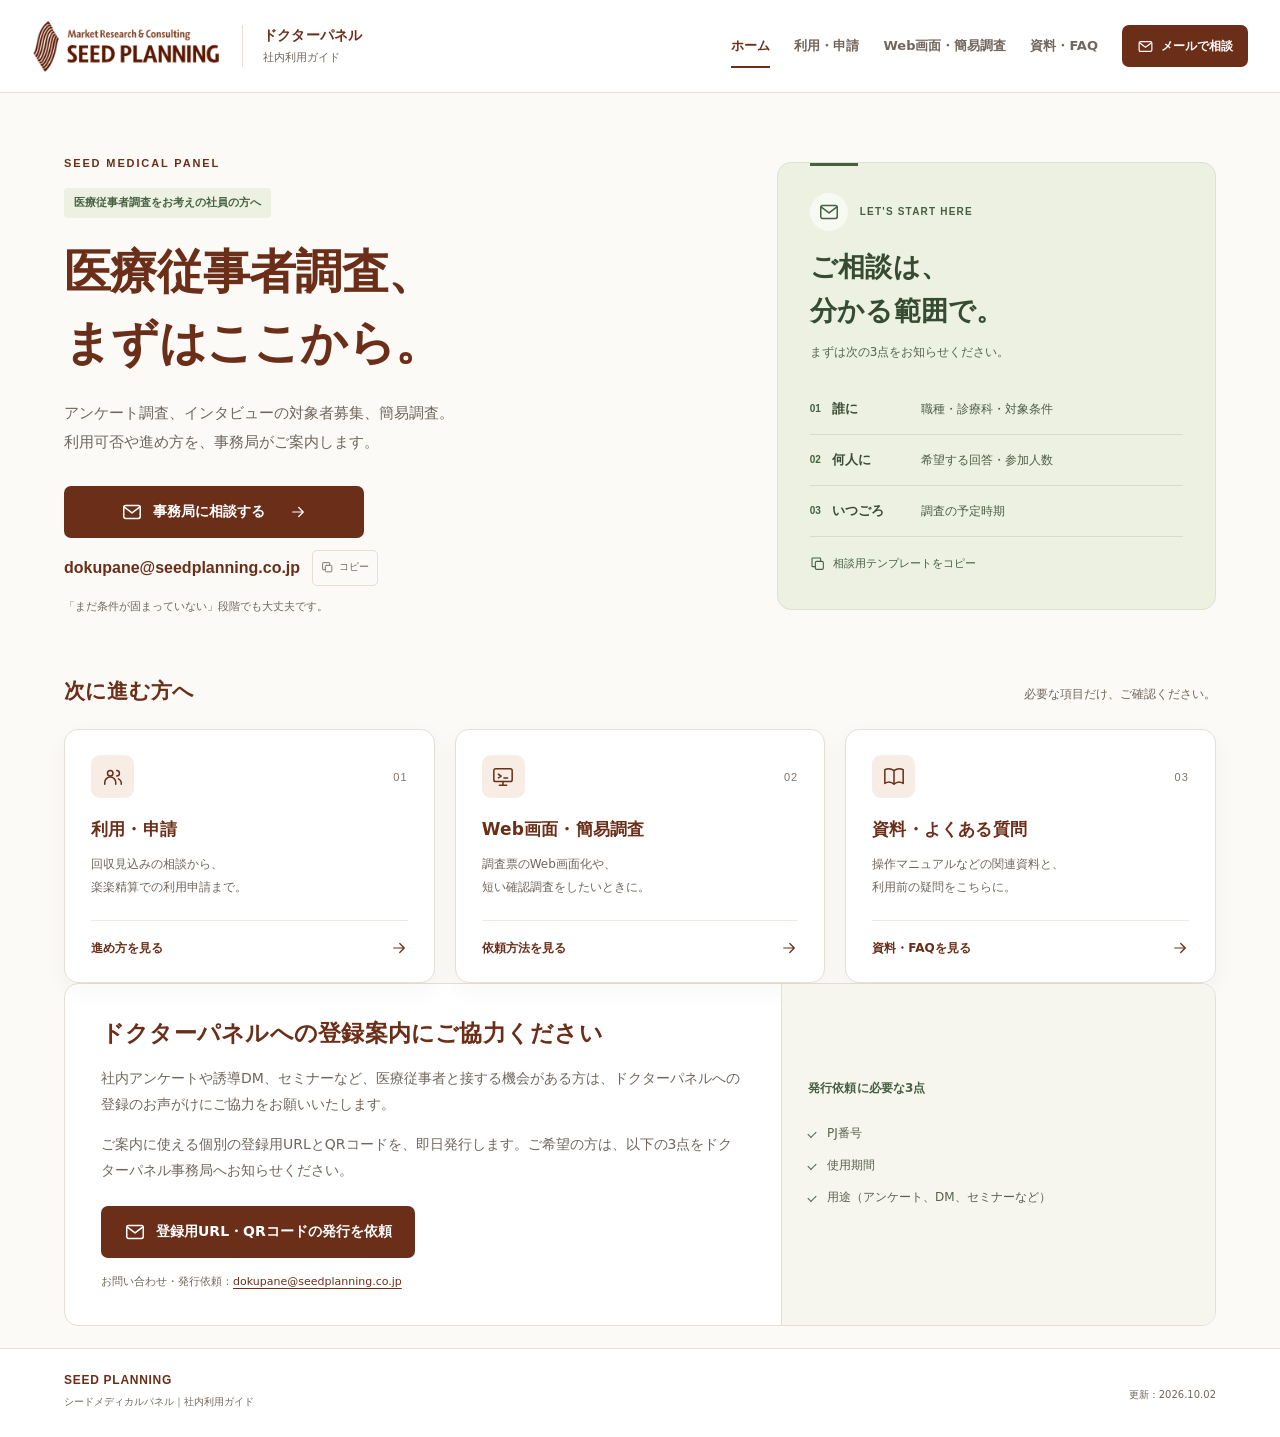
<file: index.html>
<!doctype html>
<html lang="ja"><head><meta charset="utf-8"><meta name="viewport" content="width=device-width, initial-scale=1"><meta name="robots" content="noindex, nofollow, noarchive"><meta name="referrer" content="no-referrer"><meta http-equiv="Content-Security-Policy" content="default-src 'none'; script-src 'self'; style-src 'self'; img-src 'self' data:; connect-src 'none'; font-src 'self'; object-src 'none'; base-uri 'self'; form-action 'none';"><meta name="description" content="ドクターパネルの利用相談は、dokupane@seedplanning.co.jpへ。"><meta name="theme-color" content="#6b2e18"><title>社内利用ガイド | シードメディカルパネル</title><link rel="icon" type="image/svg+xml" href="assets/favicon.svg"><link rel="stylesheet" href="assets/style.css"><script src="assets/site-config.js" defer></script><script src="assets/site.js" defer></script></head>
<body data-page="home"><a class="skip-link" href="#main">本文へ移動</a>
 <header class="site-header"><div class="header-inner">
 <a class="brand" href="index.html" aria-label="ドクターパネル ホーム"><img src="assets/seed-logo.png" alt="SEED PLANNING" width="234" height="68"><span class="brand-text"><b>ドクターパネル</b><small>社内利用ガイド</small></span></a>
 <button class="nav-toggle" type="button" aria-expanded="false" aria-controls="site-navigation" hidden>メニュー<span class="menu-lines" aria-hidden="true"></span></button>
 <nav id="site-navigation" class="site-nav" aria-label="メインナビゲーション"><a href="index.html" aria-current="page">ホーム</a><a href="use.html">利用・申請</a><a href="survey.html">Web画面・簡易調査</a><a href="resources.html">資料・FAQ</a><a class="button button-header" href="mailto:dokupane@seedplanning.co.jp?subject=%E3%80%90%E3%83%89%E3%82%AF%E3%82%BF%E3%83%BC%E3%83%91%E3%83%8D%E3%83%AB%E7%9B%B8%E8%AB%87%E3%80%91" data-mail-topic="general"><svg class="icon " width="24" height="24" viewBox="0 0 24 24" fill="none" stroke="currentColor" stroke-width="1.65" stroke-linecap="round" stroke-linejoin="round" aria-hidden="true"><rect x="3" y="5" width="18" height="14" rx="2"/><path d="m4 7 8 6 8-6"/></svg><span>メールで相談</span><svg class="icon end-icon" width="24" height="24" viewBox="0 0 24 24" fill="none" stroke="currentColor" stroke-width="1.65" stroke-linecap="round" stroke-linejoin="round" aria-hidden="true"><path d="M5 12h14M13 6l6 6-6 6"/></svg></a></nav>
 </div></header><main id="main" tabindex="-1">
<div class="container">
<section class="hero" aria-labelledby="hero-title">
 <div class="hero-copy"><p class="eyebrow">SEED MEDICAL PANEL</p><span class="small-label">医療従事者調査をお考えの社員の方へ</span>
 <h1 id="hero-title">医療従事者調査、<br>まずはここから。</h1>
 <p class="lead">アンケート調査、インタビューの対象者募集、簡易調査。<br class="desktop-break">利用可否や進め方を、事務局がご案内します。</p>
 <div class="hero-cta"><a class="button button-primary" href="mailto:dokupane@seedplanning.co.jp?subject=%E3%80%90%E3%83%89%E3%82%AF%E3%82%BF%E3%83%BC%E3%83%91%E3%83%8D%E3%83%AB%E7%9B%B8%E8%AB%87%E3%80%91" data-mail-topic="general"><svg class="icon " width="24" height="24" viewBox="0 0 24 24" fill="none" stroke="currentColor" stroke-width="1.65" stroke-linecap="round" stroke-linejoin="round" aria-hidden="true"><rect x="3" y="5" width="18" height="14" rx="2"/><path d="m4 7 8 6 8-6"/></svg><span>事務局に相談する</span><svg class="icon end-icon" width="24" height="24" viewBox="0 0 24 24" fill="none" stroke="currentColor" stroke-width="1.65" stroke-linecap="round" stroke-linejoin="round" aria-hidden="true"><path d="M5 12h14M13 6l6 6-6 6"/></svg></a><div class="email-line"><a href="mailto:dokupane@seedplanning.co.jp" data-email>dokupane@seedplanning.co.jp</a><button class="copy-email" type="button" data-copy-email aria-label="アドレスをコピー" title="アドレスをコピー"><svg class="icon " width="24" height="24" viewBox="0 0 24 24" fill="none" stroke="currentColor" stroke-width="1.65" stroke-linecap="round" stroke-linejoin="round" aria-hidden="true"><rect x="8" y="8" width="12" height="12" rx="2"/><path d="M16 8V4a1 1 0 0 0-1-1H4a1 1 0 0 0-1 1v11a1 1 0 0 0 1 1h4"/></svg><span>コピー</span></button></div><p class="microcopy">「まだ条件が固まっていない」段階でも大丈夫です。</p></div>
 </div>
 <aside class="consult-note" aria-labelledby="consult-title"><div class="note-top"><span class="icon-badge"><svg class="icon " width="24" height="24" viewBox="0 0 24 24" fill="none" stroke="currentColor" stroke-width="1.65" stroke-linecap="round" stroke-linejoin="round" aria-hidden="true"><rect x="3" y="5" width="18" height="14" rx="2"/><path d="m4 7 8 6 8-6"/></svg></span><span class="eyebrow">LET'S START HERE</span></div><h2 id="consult-title">ご相談は、<br>分かる範囲で。</h2><p>まずは次の3点をお知らせください。</p>
 <dl class="consult-list"><div><dt><span>01</span>誰に</dt><dd>職種・診療科・対象条件</dd></div><div><dt><span>02</span>何人に</dt><dd>希望する回答・参加人数</dd></div><div><dt><span>03</span>いつごろ</dt><dd>調査の予定時期</dd></div></dl>
 <button class="text-button" type="button" data-copy-template="general"><svg class="icon " width="24" height="24" viewBox="0 0 24 24" fill="none" stroke="currentColor" stroke-width="1.65" stroke-linecap="round" stroke-linejoin="round" aria-hidden="true"><rect x="8" y="8" width="12" height="12" rx="2"/><path d="M16 8V4a1 1 0 0 0-1-1H4a1 1 0 0 0-1 1v11a1 1 0 0 0 1 1h4"/></svg>相談用テンプレートをコピー</button>
 </aside>
</section>
<section class="quick-section" aria-labelledby="quick-title"><div class="section-head"><h2 id="quick-title">次に進む方へ</h2><p>必要な項目だけ、ご確認ください。</p></div>
 <div class="quick-grid">
 <a class="quick-card" href="use.html"><div class="card-top"><span class="icon-tile"><svg class="icon " width="24" height="24" viewBox="0 0 24 24" fill="none" stroke="currentColor" stroke-width="1.65" stroke-linecap="round" stroke-linejoin="round" aria-hidden="true"><circle cx="9" cy="8" r="3"/><path d="M3 20v-2a6 6 0 0 1 12 0v2M16 5a3 3 0 0 1 0 6M18 14a5 5 0 0 1 3 4v2"/></svg></span><span class="card-number">01</span></div><h3>利用・申請</h3><p>回収見込みの相談から、<br>楽楽精算での利用申請まで。</p><span class="card-link">進め方を見る <svg class="icon " width="24" height="24" viewBox="0 0 24 24" fill="none" stroke="currentColor" stroke-width="1.65" stroke-linecap="round" stroke-linejoin="round" aria-hidden="true"><path d="M5 12h14M13 6l6 6-6 6"/></svg></span></a>
 <a class="quick-card" href="survey.html"><div class="card-top"><span class="icon-tile"><svg class="icon " width="24" height="24" viewBox="0 0 24 24" fill="none" stroke="currentColor" stroke-width="1.65" stroke-linecap="round" stroke-linejoin="round" aria-hidden="true"><rect x="2" y="3" width="20" height="14" rx="2"/><path d="M8 21h8M12 17v4m-5-12 3 2-3 2m6 0h4"/></svg></span><span class="card-number">02</span></div><h3>Web画面・簡易調査</h3><p>調査票のWeb画面化や、<br>短い確認調査をしたいときに。</p><span class="card-link">依頼方法を見る <svg class="icon " width="24" height="24" viewBox="0 0 24 24" fill="none" stroke="currentColor" stroke-width="1.65" stroke-linecap="round" stroke-linejoin="round" aria-hidden="true"><path d="M5 12h14M13 6l6 6-6 6"/></svg></span></a>
 <a class="quick-card" href="resources.html"><div class="card-top"><span class="icon-tile"><svg class="icon " width="24" height="24" viewBox="0 0 24 24" fill="none" stroke="currentColor" stroke-width="1.65" stroke-linecap="round" stroke-linejoin="round" aria-hidden="true"><path d="M12 5c-4-3-8-2-10-1v15c3-2 7-2 10 1 3-3 7-3 10-1V4c-2-1-6-2-10 1v15"/></svg></span><span class="card-number">03</span></div><h3>資料・よくある質問</h3><p>操作マニュアルなどの関連資料と、<br>利用前の疑問をこちらに。</p><span class="card-link">資料・FAQを見る <svg class="icon " width="24" height="24" viewBox="0 0 24 24" fill="none" stroke="currentColor" stroke-width="1.65" stroke-linecap="round" stroke-linejoin="round" aria-hidden="true"><path d="M5 12h14M13 6l6 6-6 6"/></svg></span></a>
 </div>
</section>
<section class="process-card registration-section" id="registration-support" aria-labelledby="registration-title">
 <div class="process-main">
  <h2 id="registration-title">ドクターパネルへの登録案内にご協力ください</h2>
  <p>社内アンケートや誘導DM、セミナーなど、医療従事者と接する機会がある方は、ドクターパネルへの登録のお声がけにご協力をお願いいたします。</p>
  <p>ご案内に使える個別の登録用URLとQRコードを、即日発行します。ご希望の方は、以下の3点をドクターパネル事務局へお知らせください。</p>
  <a class="button button-primary" href="mailto:dokupane@seedplanning.co.jp?subject=%E3%80%90%E3%83%89%E3%82%AF%E3%82%BF%E3%83%BC%E3%83%91%E3%83%8D%E3%83%AB%E3%80%91%E7%99%BB%E9%8C%B2%E7%94%A8URL%E3%83%BBQR%E3%82%B3%E3%83%BC%E3%83%89%E7%99%BA%E8%A1%8C%E4%BE%9D%E9%A0%BC&amp;body=PJ%E7%95%AA%E5%8F%B7%EF%BC%9A%0D%0A%E4%BD%BF%E7%94%A8%E6%9C%9F%E9%96%93%EF%BC%9A%0D%0A%E7%94%A8%E9%80%94%EF%BC%88%E3%82%A2%E3%83%B3%E3%82%B1%E3%83%BC%E3%83%88%E3%80%81DM%E3%80%81%E3%82%BB%E3%83%9F%E3%83%8A%E3%83%BC%E3%81%AA%E3%81%A9%EF%BC%89%EF%BC%9A%0D%0A" data-registration-request title="メール作成画面を開きます。送信はメールソフトで行ってください。"><svg class="icon " width="24" height="24" viewBox="0 0 24 24" fill="none" stroke="currentColor" stroke-width="1.65" stroke-linecap="round" stroke-linejoin="round" aria-hidden="true"><rect x="3" y="5" width="18" height="14" rx="2"/><path d="m4 7 8 6 8-6"/></svg><span>登録用URL・QRコードの発行を依頼</span></a>
  <p class="note-text">お問い合わせ・発行依頼：<a href="mailto:dokupane@seedplanning.co.jp">dokupane@seedplanning.co.jp</a></p>
 </div>
 <aside class="process-aside" aria-label="発行依頼に必要な情報">
  <h3>発行依頼に必要な3点</h3>
  <ul class="check-list"><li>PJ番号</li><li>使用期間</li><li>用途（アンケート、DM、セミナーなど）</li></ul>
 </aside>
</section>
</div></main><footer class="site-footer"><div class="container footer-inner"><div><strong>SEED PLANNING</strong><span>シードメディカルパネル｜社内利用ガイド</span></div><div class="footer-right"><a href="index.html" data-link="companyPortal" data-ready-label="社内ポータルへ" hidden>社内ポータルへ</a><span>更新：<time datetime="2026-10-05" data-updated>2026.10.05 </time></span></div></div></footer>
 <div class="toast" role="status" aria-live="polite" aria-atomic="true" id="toast"></div>
 <dialog id="copy-dialog" aria-labelledby="copy-title"><form method="dialog"><button class="dialog-close" aria-label="閉じる">×</button></form><h2 id="copy-title">テキストをコピー</h2><p>下のテキストを選択し、コピーしてください。</p><textarea id="copy-value" readonly aria-label="コピーするテキスト" rows="10"></textarea></dialog></body></html>
</file>
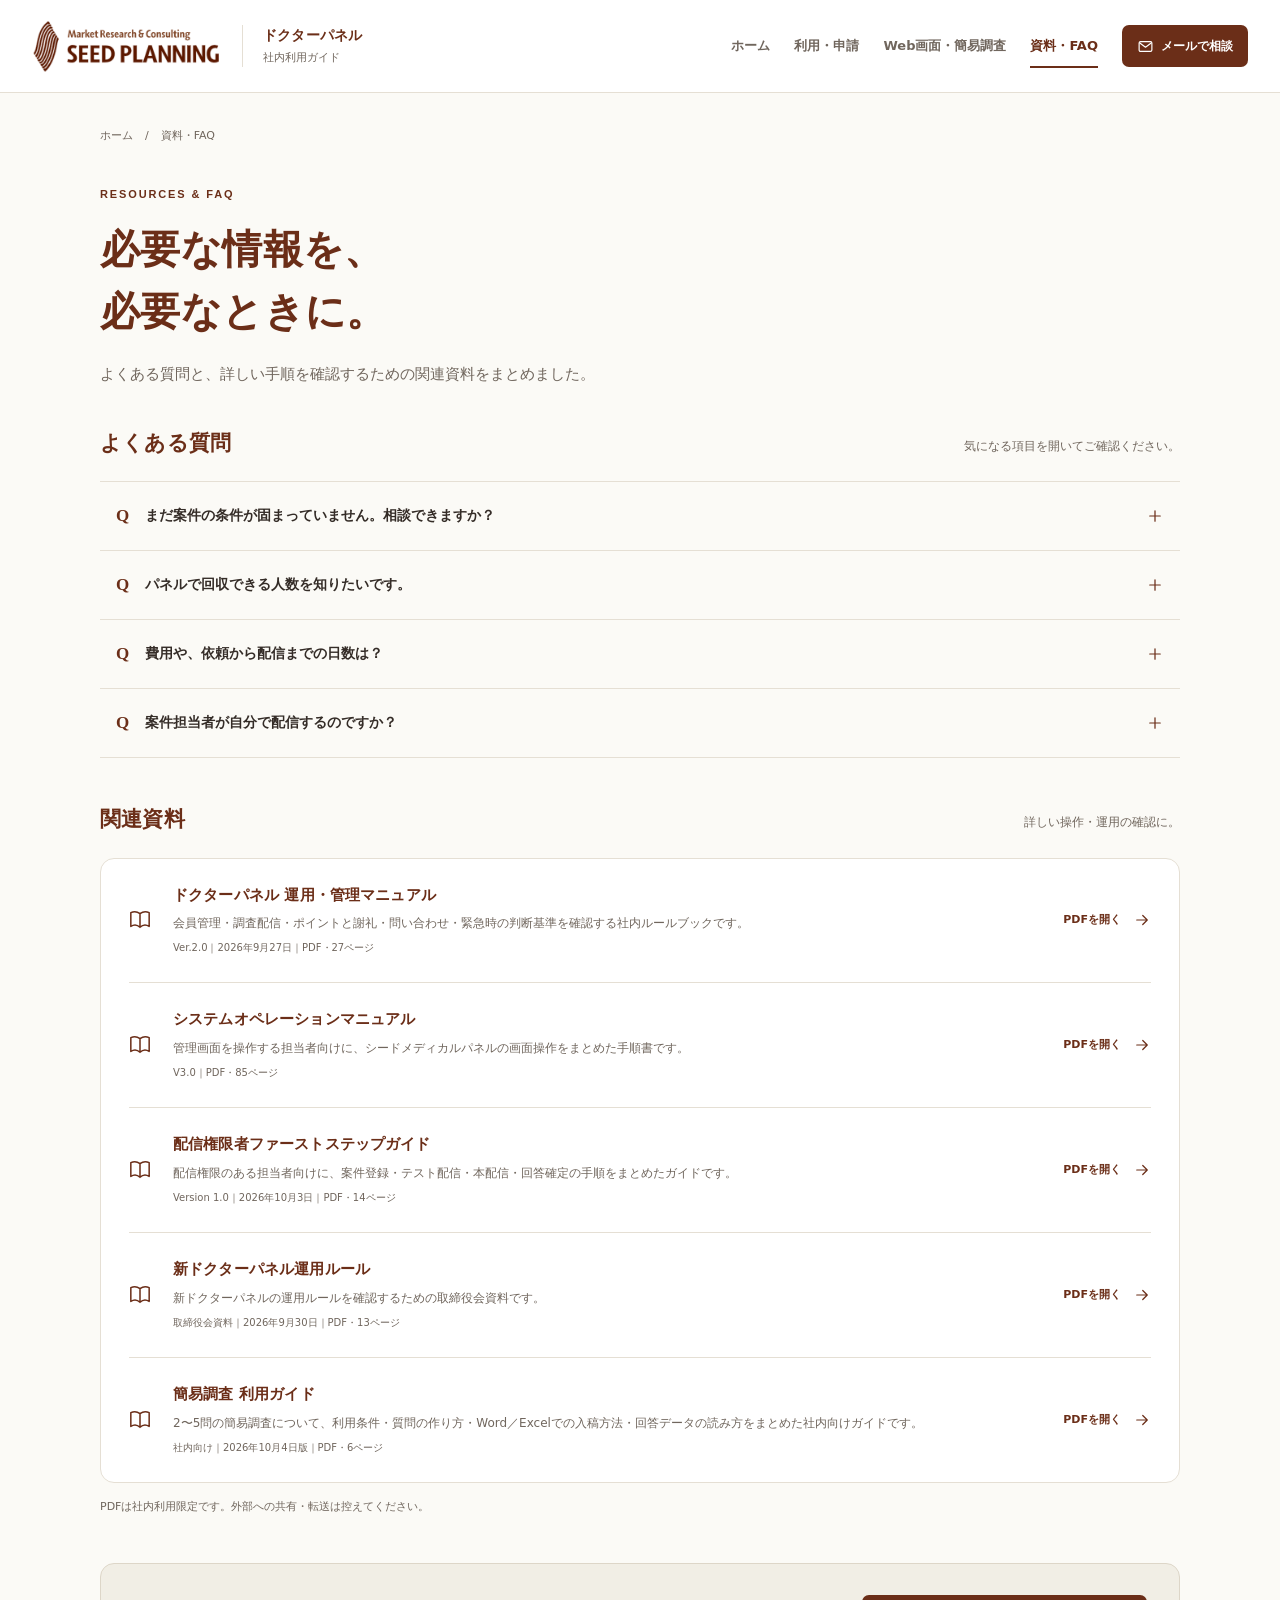
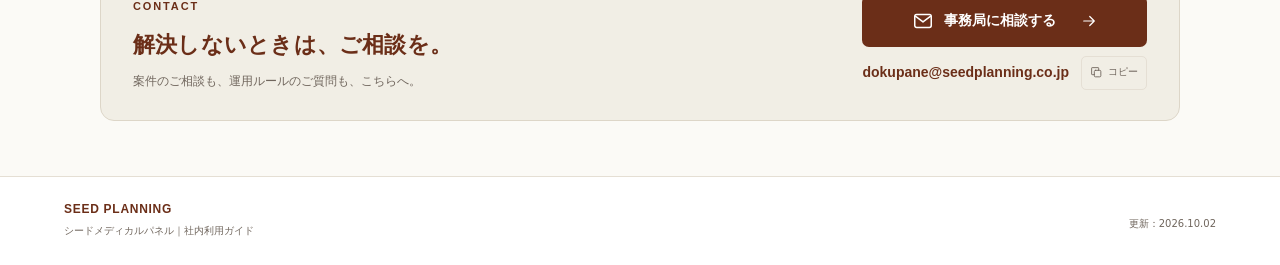
<file: resources.html>
<!doctype html>
<html lang="ja"><head><meta charset="utf-8"><meta name="viewport" content="width=device-width, initial-scale=1"><meta name="robots" content="noindex, nofollow, noarchive"><meta name="referrer" content="no-referrer"><meta http-equiv="Content-Security-Policy" content="default-src 'none'; script-src 'self'; style-src 'self'; img-src 'self' data:; connect-src 'none'; font-src 'self'; object-src 'none'; base-uri 'self'; form-action 'none';"><meta name="description" content="ドクターパネルのよくある質問と関連資料。"><meta name="theme-color" content="#6b2e18"><title>資料・FAQ | シードメディカルパネル</title><link rel="icon" type="image/svg+xml" href="assets/favicon.svg"><link rel="stylesheet" href="assets/style.css"><script src="assets/site-config.js" defer></script><script src="assets/site.js" defer></script></head>
<body data-page="resources"><a class="skip-link" href="#main">本文へ移動</a>
 <header class="site-header"><div class="header-inner">
 <a class="brand" href="index.html" aria-label="ドクターパネル ホーム"><img src="assets/seed-logo.png" alt="SEED PLANNING" width="234" height="68"><span class="brand-text"><b>ドクターパネル</b><small>社内利用ガイド</small></span></a>
 <button class="nav-toggle" type="button" aria-expanded="false" aria-controls="site-navigation" hidden>メニュー<span class="menu-lines" aria-hidden="true"></span></button>
 <nav id="site-navigation" class="site-nav" aria-label="メインナビゲーション"><a href="index.html">ホーム</a><a href="use.html">利用・申請</a><a href="survey.html">Web画面・簡易調査</a><a href="resources.html" aria-current="page">資料・FAQ</a><a class="button button-header" href="mailto:dokupane@seedplanning.co.jp?subject=%E3%80%90%E3%83%89%E3%82%AF%E3%82%BF%E3%83%BC%E3%83%91%E3%83%8D%E3%83%AB%E7%9B%B8%E8%AB%87%E3%80%91" data-mail-topic="general"><svg class="icon " width="24" height="24" viewBox="0 0 24 24" fill="none" stroke="currentColor" stroke-width="1.65" stroke-linecap="round" stroke-linejoin="round" aria-hidden="true"><rect x="3" y="5" width="18" height="14" rx="2"/><path d="m4 7 8 6 8-6"/></svg><span>メールで相談</span><svg class="icon end-icon" width="24" height="24" viewBox="0 0 24 24" fill="none" stroke="currentColor" stroke-width="1.65" stroke-linecap="round" stroke-linejoin="round" aria-hidden="true"><path d="M5 12h14M13 6l6 6-6 6"/></svg></a></nav>
 </div></header><main id="main" tabindex="-1"><div class="container narrow-page"><div class="page-heading"><div class="breadcrumb"><a href="index.html">ホーム</a><span aria-hidden="true">/</span><span>資料・FAQ</span></div><p class="eyebrow">RESOURCES & FAQ</p><h1>必要な情報を、<br>必要なときに。</h1><p class="lead">よくある質問と、詳しい手順を確認するための関連資料をまとめました。</p></div>
 <section class="faq-section" aria-labelledby="faq-title"><div class="section-head"><h2 id="faq-title">よくある質問</h2><p>気になる項目を開いてご確認ください。</p></div><div class="faq-list"><details class="faq-item"><summary><span class="q-mark">Q</span><span>まだ案件の条件が固まっていません。相談できますか？</span><svg class="icon faq-plus" width="24" height="24" viewBox="0 0 24 24" fill="none" stroke="currentColor" stroke-width="1.65" stroke-linecap="round" stroke-linejoin="round" aria-hidden="true"><path d="M12 5v14M5 12h14"/></svg></summary><div class="faq-answer"><p>はい。「このような調査に使えるか」という段階から、分かる範囲でお知らせください。</p></div></details><details class="faq-item"><summary><span class="q-mark">Q</span><span>パネルで回収できる人数を知りたいです。</span><svg class="icon faq-plus" width="24" height="24" viewBox="0 0 24 24" fill="none" stroke="currentColor" stroke-width="1.65" stroke-linecap="round" stroke-linejoin="round" aria-hidden="true"><path d="M12 5v14M5 12h14"/></svg></summary><div class="faq-answer"><p>対象の職種・診療科、参加条件、希望人数・日程を添えてご相談ください。登録人数だけでは判断できないため、案件ごとに確認します。</p><p>簡易調査も回収数の保証はなく、希望回収数を超える場合があります。謝礼原価は回収実績を踏まえて確認します。</p></div></details><details class="faq-item"><summary><span class="q-mark">Q</span><span>費用や、依頼から配信までの日数は？</span><svg class="icon faq-plus" width="24" height="24" viewBox="0 0 24 24" fill="none" stroke="currentColor" stroke-width="1.65" stroke-linecap="round" stroke-linejoin="round" aria-hidden="true"><path d="M12 5v14M5 12h14"/></svg></summary><div class="faq-answer"><p>対象条件、調査内容、画面作成の有無などを確認してご案内します。希望日程がある場合は、早めにお知らせください。</p><p>簡易調査は、回答者への謝礼300円、パネル使用料なしです。設問に問題がなければ、即日または翌日に配信を開始します。</p></div></details><details class="faq-item"><summary><span class="q-mark">Q</span><span>案件担当者が自分で配信するのですか？</span><svg class="icon faq-plus" width="24" height="24" viewBox="0 0 24 24" fill="none" stroke="currentColor" stroke-width="1.65" stroke-linecap="round" stroke-linejoin="round" aria-hidden="true"><path d="M12 5v14M5 12h14"/></svg></summary><div class="faq-answer"><p>配信は、権限を付与された担当者が行います。案件担当者が新しい管理画面を操作する前提ではありません。まず事務局へ案件内容をご相談ください。</p></div></details></div></section>
 <section class="resource-section" id="documents" aria-labelledby="resource-title"><div class="section-head"><h2 id="resource-title">関連資料</h2><p>詳しい操作・運用の確認に。</p></div><div class="resource-list"><article class="resource-row"><span class="resource-icon"><svg class="icon " width="24" height="24" viewBox="0 0 24 24" fill="none" stroke="currentColor" stroke-width="1.65" stroke-linecap="round" stroke-linejoin="round" aria-hidden="true"><path d="M12 5c-4-3-8-2-10-1v15c3-2 7-2 10 1 3-3 7-3 10-1V4c-2-1-6-2-10 1v15"/></svg></span><div class="resource-text"><h3>ドクターパネル 運用・管理マニュアル</h3><p>会員管理・調査配信・ポイントと謝礼・問い合わせ・緊急時の判断基準を確認する社内ルールブックです。</p><small>Ver.2.0｜2026年9月27日｜PDF・27ページ</small></div><a data-pdf-link class="resource-action" href="docs/panel-management-manual-v2.0-20260927.pdf" target="_blank" rel="noopener noreferrer" aria-label="ドクターパネル 運用・管理マニュアルのPDFを開く（別タブ）"><span>PDFを開く</span><svg class="icon " width="24" height="24" viewBox="0 0 24 24" fill="none" stroke="currentColor" stroke-width="1.65" stroke-linecap="round" stroke-linejoin="round" aria-hidden="true"><path d="M5 12h14M13 6l6 6-6 6"/></svg></a></article><article class="resource-row"><span class="resource-icon"><svg class="icon " width="24" height="24" viewBox="0 0 24 24" fill="none" stroke="currentColor" stroke-width="1.65" stroke-linecap="round" stroke-linejoin="round" aria-hidden="true"><path d="M12 5c-4-3-8-2-10-1v15c3-2 7-2 10 1 3-3 7-3 10-1V4c-2-1-6-2-10 1v15"/></svg></span><div class="resource-text"><h3>システムオペレーションマニュアル</h3><p>管理画面を操作する担当者向けに、シードメディカルパネルの画面操作をまとめた手順書です。</p><small>V3.0｜PDF・85ページ</small></div><a data-pdf-link class="resource-action" href="docs/panel-system-operation-manual-v3.0.pdf" target="_blank" rel="noopener noreferrer" aria-label="システムオペレーションマニュアルのPDFを開く（別タブ）"><span>PDFを開く</span><svg class="icon " width="24" height="24" viewBox="0 0 24 24" fill="none" stroke="currentColor" stroke-width="1.65" stroke-linecap="round" stroke-linejoin="round" aria-hidden="true"><path d="M5 12h14M13 6l6 6-6 6"/></svg></a></article><article class="resource-row"><span class="resource-icon"><svg class="icon " width="24" height="24" viewBox="0 0 24 24" fill="none" stroke="currentColor" stroke-width="1.65" stroke-linecap="round" stroke-linejoin="round" aria-hidden="true"><path d="M12 5c-4-3-8-2-10-1v15c3-2 7-2 10 1 3-3 7-3 10-1V4c-2-1-6-2-10 1v15"/></svg></span><div class="resource-text"><h3>配信権限者ファーストステップガイド</h3><p>配信権限のある担当者向けに、案件登録・テスト配信・本配信・回答確定の手順をまとめたガイドです。</p><small>Version 1.0｜2026年10月3日｜PDF・14ページ</small></div><a data-pdf-link class="resource-action" href="docs/panel-distribution-first-step-guide-v1.0.pdf" target="_blank" rel="noopener noreferrer" aria-label="配信権限者ファーストステップガイドのPDFを開く（別タブ）"><span>PDFを開く</span><svg class="icon " width="24" height="24" viewBox="0 0 24 24" fill="none" stroke="currentColor" stroke-width="1.65" stroke-linecap="round" stroke-linejoin="round" aria-hidden="true"><path d="M5 12h14M13 6l6 6-6 6"/></svg></a></article><article class="resource-row"><span class="resource-icon"><svg class="icon " width="24" height="24" viewBox="0 0 24 24" fill="none" stroke="currentColor" stroke-width="1.65" stroke-linecap="round" stroke-linejoin="round" aria-hidden="true"><path d="M12 5c-4-3-8-2-10-1v15c3-2 7-2 10 1 3-3 7-3 10-1V4c-2-1-6-2-10 1v15"/></svg></span><div class="resource-text"><h3>新ドクターパネル運用ルール</h3><p>新ドクターパネルの運用ルールを確認するための取締役会資料です。</p><small>取締役会資料｜2026年9月30日｜PDF・13ページ</small></div><a data-pdf-link class="resource-action" href="docs/panel-operating-rules-board-20260930.pdf" target="_blank" rel="noopener noreferrer" aria-label="新ドクターパネル運用ルールのPDFを開く（別タブ）"><span>PDFを開く</span><svg class="icon " width="24" height="24" viewBox="0 0 24 24" fill="none" stroke="currentColor" stroke-width="1.65" stroke-linecap="round" stroke-linejoin="round" aria-hidden="true"><path d="M5 12h14M13 6l6 6-6 6"/></svg></a></article><article class="resource-row"><span class="resource-icon"><svg class="icon " width="24" height="24" viewBox="0 0 24 24" fill="none" stroke="currentColor" stroke-width="1.65" stroke-linecap="round" stroke-linejoin="round" aria-hidden="true"><path d="M12 5c-4-3-8-2-10-1v15c3-2 7-2 10 1 3-3 7-3 10-1V4c-2-1-6-2-10 1v15"/></svg></span><div class="resource-text"><h3>簡易調査 利用ガイド</h3><p>2〜5問の簡易調査について、利用条件・質問の作り方・Word／Excelでの入稿方法・回答データの読み方をまとめた社内向けガイドです。</p><small>社内向け｜2026年10月4日版｜PDF・6ページ</small></div><a data-pdf-link class="resource-action" href="docs/panel-mini-survey-internal-guide-v1.0-20261004.pdf" target="_blank" rel="noopener noreferrer" aria-label="簡易調査 利用ガイドのPDFを開く（別タブ）"><span>PDFを開く</span><svg class="icon " width="24" height="24" viewBox="0 0 24 24" fill="none" stroke="currentColor" stroke-width="1.65" stroke-linecap="round" stroke-linejoin="round" aria-hidden="true"><path d="M5 12h14M13 6l6 6-6 6"/></svg></a></article></div><p class="note-text">PDFは社内利用限定です。外部への共有・転送は控えてください。</p></section>
 <section class="contact-banner" aria-label="お問い合わせ"><div><span class="eyebrow">CONTACT</span><h2>解決しないときは、ご相談を。</h2><p>案件のご相談も、運用ルールのご質問も、こちらへ。</p></div><div class="contact-actions"><a class="button button-primary" href="mailto:dokupane@seedplanning.co.jp?subject=%E3%80%90%E3%83%89%E3%82%AF%E3%82%BF%E3%83%BC%E3%83%91%E3%83%8D%E3%83%AB%E7%9B%B8%E8%AB%87%E3%80%91" data-mail-topic="general"><svg class="icon " width="24" height="24" viewBox="0 0 24 24" fill="none" stroke="currentColor" stroke-width="1.65" stroke-linecap="round" stroke-linejoin="round" aria-hidden="true"><rect x="3" y="5" width="18" height="14" rx="2"/><path d="m4 7 8 6 8-6"/></svg><span>事務局に相談する</span><svg class="icon end-icon" width="24" height="24" viewBox="0 0 24 24" fill="none" stroke="currentColor" stroke-width="1.65" stroke-linecap="round" stroke-linejoin="round" aria-hidden="true"><path d="M5 12h14M13 6l6 6-6 6"/></svg></a><div class="email-line"><a href="mailto:dokupane@seedplanning.co.jp" data-email>dokupane@seedplanning.co.jp</a><button class="copy-email" type="button" data-copy-email aria-label="アドレスをコピー" title="アドレスをコピー"><svg class="icon " width="24" height="24" viewBox="0 0 24 24" fill="none" stroke="currentColor" stroke-width="1.65" stroke-linecap="round" stroke-linejoin="round" aria-hidden="true"><rect x="8" y="8" width="12" height="12" rx="2"/><path d="M16 8V4a1 1 0 0 0-1-1H4a1 1 0 0 0-1 1v11a1 1 0 0 0 1 1h4"/></svg><span>コピー</span></button></div></div></section></div></main><footer class="site-footer"><div class="container footer-inner"><div><strong>SEED PLANNING</strong><span>シードメディカルパネル｜社内利用ガイド</span></div><div class="footer-right"><a href="index.html" data-link="companyPortal" data-ready-label="社内ポータルへ" hidden>社内ポータルへ</a><span>更新：<time datetime="2026-10-05" data-updated>2026.10.05 </time></span></div></div></footer>
 <div class="toast" role="status" aria-live="polite" aria-atomic="true" id="toast"></div>
 <dialog id="copy-dialog" aria-labelledby="copy-title"><form method="dialog"><button class="dialog-close" aria-label="閉じる">×</button></form><h2 id="copy-title">テキストをコピー</h2><p>下のテキストを選択し、コピーしてください。</p><textarea id="copy-value" readonly aria-label="コピーするテキスト" rows="10"></textarea></dialog></body></html>
</file>
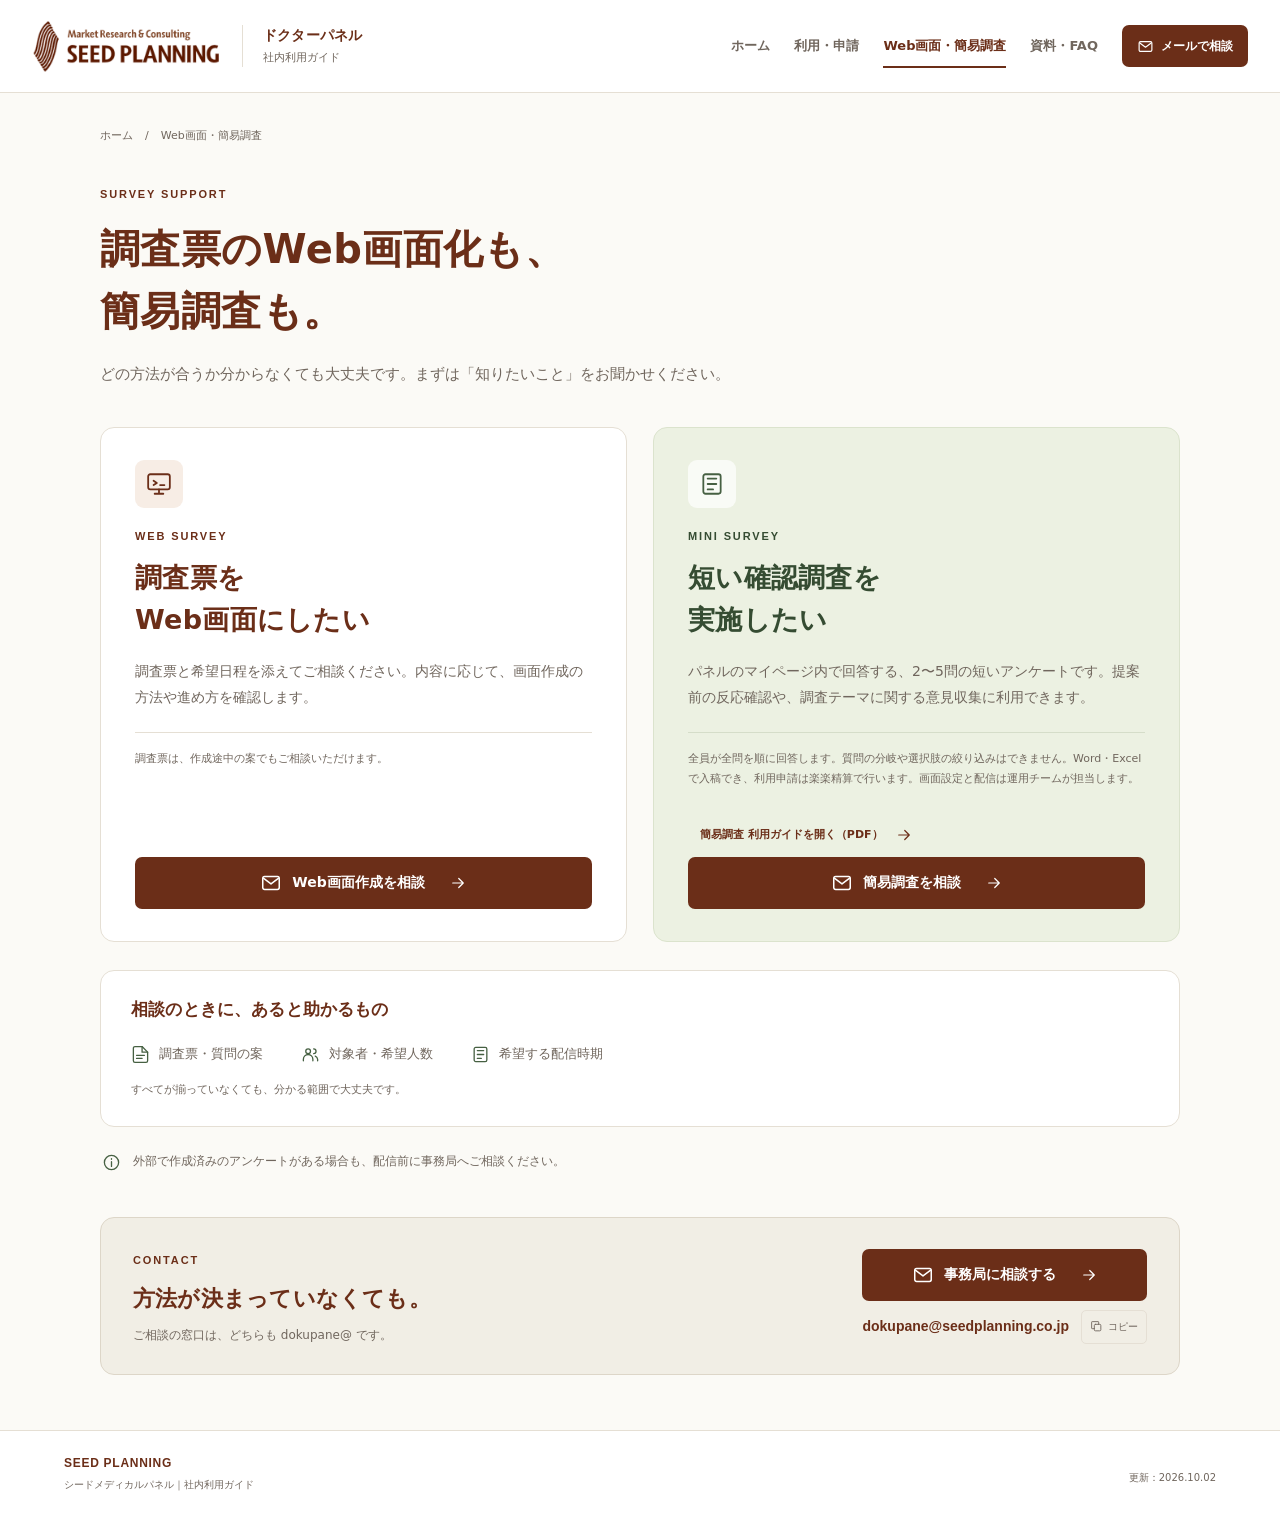
<file: survey.html>
<!doctype html>
<html lang="ja"><head><meta charset="utf-8"><meta name="viewport" content="width=device-width, initial-scale=1"><meta name="robots" content="noindex, nofollow, noarchive"><meta name="referrer" content="no-referrer"><meta http-equiv="Content-Security-Policy" content="default-src 'none'; script-src 'self'; style-src 'self'; img-src 'self' data:; connect-src 'none'; font-src 'self'; object-src 'none'; base-uri 'self'; form-action 'none';"><meta name="description" content="調査票のWeb画面化・簡易調査のご相談方法。"><meta name="theme-color" content="#6b2e18"><title>Web画面・簡易調査 | シードメディカルパネル</title><link rel="icon" type="image/svg+xml" href="assets/favicon.svg"><link rel="stylesheet" href="assets/style.css"><script src="assets/site-config.js" defer></script><script src="assets/site.js" defer></script></head>
<body data-page="survey"><a class="skip-link" href="#main">本文へ移動</a>
 <header class="site-header"><div class="header-inner">
 <a class="brand" href="index.html" aria-label="ドクターパネル ホーム"><img src="assets/seed-logo.png" alt="SEED PLANNING" width="234" height="68"><span class="brand-text"><b>ドクターパネル</b><small>社内利用ガイド</small></span></a>
 <button class="nav-toggle" type="button" aria-expanded="false" aria-controls="site-navigation" hidden>メニュー<span class="menu-lines" aria-hidden="true"></span></button>
 <nav id="site-navigation" class="site-nav" aria-label="メインナビゲーション"><a href="index.html">ホーム</a><a href="use.html">利用・申請</a><a href="survey.html" aria-current="page">Web画面・簡易調査</a><a href="resources.html">資料・FAQ</a><a class="button button-header" href="mailto:dokupane@seedplanning.co.jp?subject=%E3%80%90%E3%83%89%E3%82%AF%E3%82%BF%E3%83%BC%E3%83%91%E3%83%8D%E3%83%AB%E7%9B%B8%E8%AB%87%E3%80%91" data-mail-topic="general"><svg class="icon " width="24" height="24" viewBox="0 0 24 24" fill="none" stroke="currentColor" stroke-width="1.65" stroke-linecap="round" stroke-linejoin="round" aria-hidden="true"><rect x="3" y="5" width="18" height="14" rx="2"/><path d="m4 7 8 6 8-6"/></svg><span>メールで相談</span><svg class="icon end-icon" width="24" height="24" viewBox="0 0 24 24" fill="none" stroke="currentColor" stroke-width="1.65" stroke-linecap="round" stroke-linejoin="round" aria-hidden="true"><path d="M5 12h14M13 6l6 6-6 6"/></svg></a></nav>
 </div></header><main id="main" tabindex="-1"><div class="container narrow-page"><div class="page-heading"><div class="breadcrumb"><a href="index.html">ホーム</a><span aria-hidden="true">/</span><span>Web画面・簡易調査</span></div><p class="eyebrow">SURVEY SUPPORT</p><h1>調査票のWeb画面化も、<br>簡易調査も。</h1><p class="lead">どの方法が合うか分からなくても大丈夫です。まずは「知りたいこと」をお聞かせください。</p></div>
 <div class="service-grid"><section class="service-card" id="web-screen"><span class="icon-tile large"><svg class="icon " width="24" height="24" viewBox="0 0 24 24" fill="none" stroke="currentColor" stroke-width="1.65" stroke-linecap="round" stroke-linejoin="round" aria-hidden="true"><rect x="2" y="3" width="20" height="14" rx="2"/><path d="M8 21h8M12 17v4m-5-12 3 2-3 2m6 0h4"/></svg></span><p class="eyebrow">WEB SURVEY</p><h2>調査票を<br>Web画面にしたい</h2><p>調査票と希望日程を添えてご相談ください。内容に応じて、画面作成の方法や進め方を確認します。</p><div class="service-note">調査票は、作成途中の案でもご相談いただけます。</div><a class="button button-primary" href="mailto:dokupane@seedplanning.co.jp?subject=%E3%80%90%E3%83%89%E3%82%AF%E3%82%BF%E3%83%BC%E3%83%91%E3%83%8D%E3%83%AB%E7%9B%B8%E8%AB%87%E3%80%91" data-link="screenRequest" data-mail-topic="web" data-ready-label="Web画面作成の依頼先へ"><svg class="icon " width="24" height="24" viewBox="0 0 24 24" fill="none" stroke="currentColor" stroke-width="1.65" stroke-linecap="round" stroke-linejoin="round" aria-hidden="true"><rect x="3" y="5" width="18" height="14" rx="2"/><path d="m4 7 8 6 8-6"/></svg><span data-link-label>Web画面作成を相談</span><svg class="icon end-icon" width="24" height="24" viewBox="0 0 24 24" fill="none" stroke="currentColor" stroke-width="1.65" stroke-linecap="round" stroke-linejoin="round" aria-hidden="true"><path d="M5 12h14M13 6l6 6-6 6"/></svg></a></section>
 <section class="service-card sage-card" id="mini-survey"><span class="icon-tile large"><svg class="icon " width="24" height="24" viewBox="0 0 24 24" fill="none" stroke="currentColor" stroke-width="1.65" stroke-linecap="round" stroke-linejoin="round" aria-hidden="true"><rect x="4" y="3" width="16" height="18" rx="2"/><path d="M8 7h8M8 12h8M8 17h5"/></svg></span><p class="eyebrow">MINI SURVEY</p><h2>短い確認調査を<br>実施したい</h2><p>パネルのマイページ内で回答する、2〜5問の短いアンケートです。提案前の反応確認や、調査テーマに関する意見収集に利用できます。</p><div class="service-note">全員が全問を順に回答します。質問の分岐や選択肢の絞り込みはできません。Word・Excelで入稿でき、利用申請は楽楽精算で行います。画面設定と配信は運用チームが担当します。</div><a data-pdf-link class="resource-action" href="docs/panel-mini-survey-internal-guide-v1.0-20261004.pdf" target="_blank" rel="noopener noreferrer" aria-label="簡易調査 利用ガイドのPDFを開く（別タブ）"><span>簡易調査 利用ガイドを開く（PDF）</span><svg class="icon " width="24" height="24" viewBox="0 0 24 24" fill="none" stroke="currentColor" stroke-width="1.65" stroke-linecap="round" stroke-linejoin="round" aria-hidden="true"><path d="M5 12h14M13 6l6 6-6 6"/></svg></a><a class="button button-primary" href="mailto:dokupane@seedplanning.co.jp?subject=%E3%80%90%E3%83%89%E3%82%AF%E3%82%BF%E3%83%BC%E3%83%91%E3%83%8D%E3%83%AB%E7%9B%B8%E8%AB%87%E3%80%91" data-mail-topic="mini"><svg class="icon " width="24" height="24" viewBox="0 0 24 24" fill="none" stroke="currentColor" stroke-width="1.65" stroke-linecap="round" stroke-linejoin="round" aria-hidden="true"><rect x="3" y="5" width="18" height="14" rx="2"/><path d="m4 7 8 6 8-6"/></svg><span>簡易調査を相談</span><svg class="icon end-icon" width="24" height="24" viewBox="0 0 24 24" fill="none" stroke="currentColor" stroke-width="1.65" stroke-linecap="round" stroke-linejoin="round" aria-hidden="true"><path d="M5 12h14M13 6l6 6-6 6"/></svg></a></section></div>
 <section class="prepare-strip"><h2>相談のときに、あると助かるもの</h2><div class="prepare-items"><span><svg class="icon " width="24" height="24" viewBox="0 0 24 24" fill="none" stroke="currentColor" stroke-width="1.65" stroke-linecap="round" stroke-linejoin="round" aria-hidden="true"><path d="M14 2H5a2 2 0 0 0-2 2v16a2 2 0 0 0 2 2h14a2 2 0 0 0 2-2V9l-7-7Z"/><path d="M14 2v7h7M7 13h10M7 17h7"/></svg>調査票・質問の案</span><span><svg class="icon " width="24" height="24" viewBox="0 0 24 24" fill="none" stroke="currentColor" stroke-width="1.65" stroke-linecap="round" stroke-linejoin="round" aria-hidden="true"><circle cx="9" cy="8" r="3"/><path d="M3 20v-2a6 6 0 0 1 12 0v2M16 5a3 3 0 0 1 0 6M18 14a5 5 0 0 1 3 4v2"/></svg>対象者・希望人数</span><span><svg class="icon " width="24" height="24" viewBox="0 0 24 24" fill="none" stroke="currentColor" stroke-width="1.65" stroke-linecap="round" stroke-linejoin="round" aria-hidden="true"><rect x="4" y="3" width="16" height="18" rx="2"/><path d="M8 7h8M8 12h8M8 17h5"/></svg>希望する配信時期</span></div><p class="note-text">すべてが揃っていなくても、分かる範囲で大丈夫です。</p></section>
 <div class="info-note"><svg class="icon " width="24" height="24" viewBox="0 0 24 24" fill="none" stroke="currentColor" stroke-width="1.65" stroke-linecap="round" stroke-linejoin="round" aria-hidden="true"><circle cx="12" cy="12" r="9"/><path d="M12 11v6M12 7v1"/></svg><p>外部で作成済みのアンケートがある場合も、配信前に事務局へご相談ください。</p></div>
 <section class="contact-banner" aria-label="お問い合わせ"><div><span class="eyebrow">CONTACT</span><h2>方法が決まっていなくても。</h2><p>ご相談の窓口は、どちらも dokupane@ です。</p></div><div class="contact-actions"><a class="button button-primary" href="mailto:dokupane@seedplanning.co.jp?subject=%E3%80%90%E3%83%89%E3%82%AF%E3%82%BF%E3%83%BC%E3%83%91%E3%83%8D%E3%83%AB%E7%9B%B8%E8%AB%87%E3%80%91" data-mail-topic="general"><svg class="icon " width="24" height="24" viewBox="0 0 24 24" fill="none" stroke="currentColor" stroke-width="1.65" stroke-linecap="round" stroke-linejoin="round" aria-hidden="true"><rect x="3" y="5" width="18" height="14" rx="2"/><path d="m4 7 8 6 8-6"/></svg><span>事務局に相談する</span><svg class="icon end-icon" width="24" height="24" viewBox="0 0 24 24" fill="none" stroke="currentColor" stroke-width="1.65" stroke-linecap="round" stroke-linejoin="round" aria-hidden="true"><path d="M5 12h14M13 6l6 6-6 6"/></svg></a><div class="email-line"><a href="mailto:dokupane@seedplanning.co.jp" data-email>dokupane@seedplanning.co.jp</a><button class="copy-email" type="button" data-copy-email aria-label="アドレスをコピー" title="アドレスをコピー"><svg class="icon " width="24" height="24" viewBox="0 0 24 24" fill="none" stroke="currentColor" stroke-width="1.65" stroke-linecap="round" stroke-linejoin="round" aria-hidden="true"><rect x="8" y="8" width="12" height="12" rx="2"/><path d="M16 8V4a1 1 0 0 0-1-1H4a1 1 0 0 0-1 1v11a1 1 0 0 0 1 1h4"/></svg><span>コピー</span></button></div></div></section></div></main><footer class="site-footer"><div class="container footer-inner"><div><strong>SEED PLANNING</strong><span>シードメディカルパネル｜社内利用ガイド</span></div><div class="footer-right"><a href="index.html" data-link="companyPortal" data-ready-label="社内ポータルへ" hidden>社内ポータルへ</a><span>更新：<time datetime="2026-10-05" data-updated>2026.10.05 </time></span></div></div></footer>
 <div class="toast" role="status" aria-live="polite" aria-atomic="true" id="toast"></div>
 <dialog id="copy-dialog" aria-labelledby="copy-title"><form method="dialog"><button class="dialog-close" aria-label="閉じる">×</button></form><h2 id="copy-title">テキストをコピー</h2><p>下のテキストを選択し、コピーしてください。</p><textarea id="copy-value" readonly aria-label="コピーするテキスト" rows="10"></textarea></dialog></body></html>
</file>
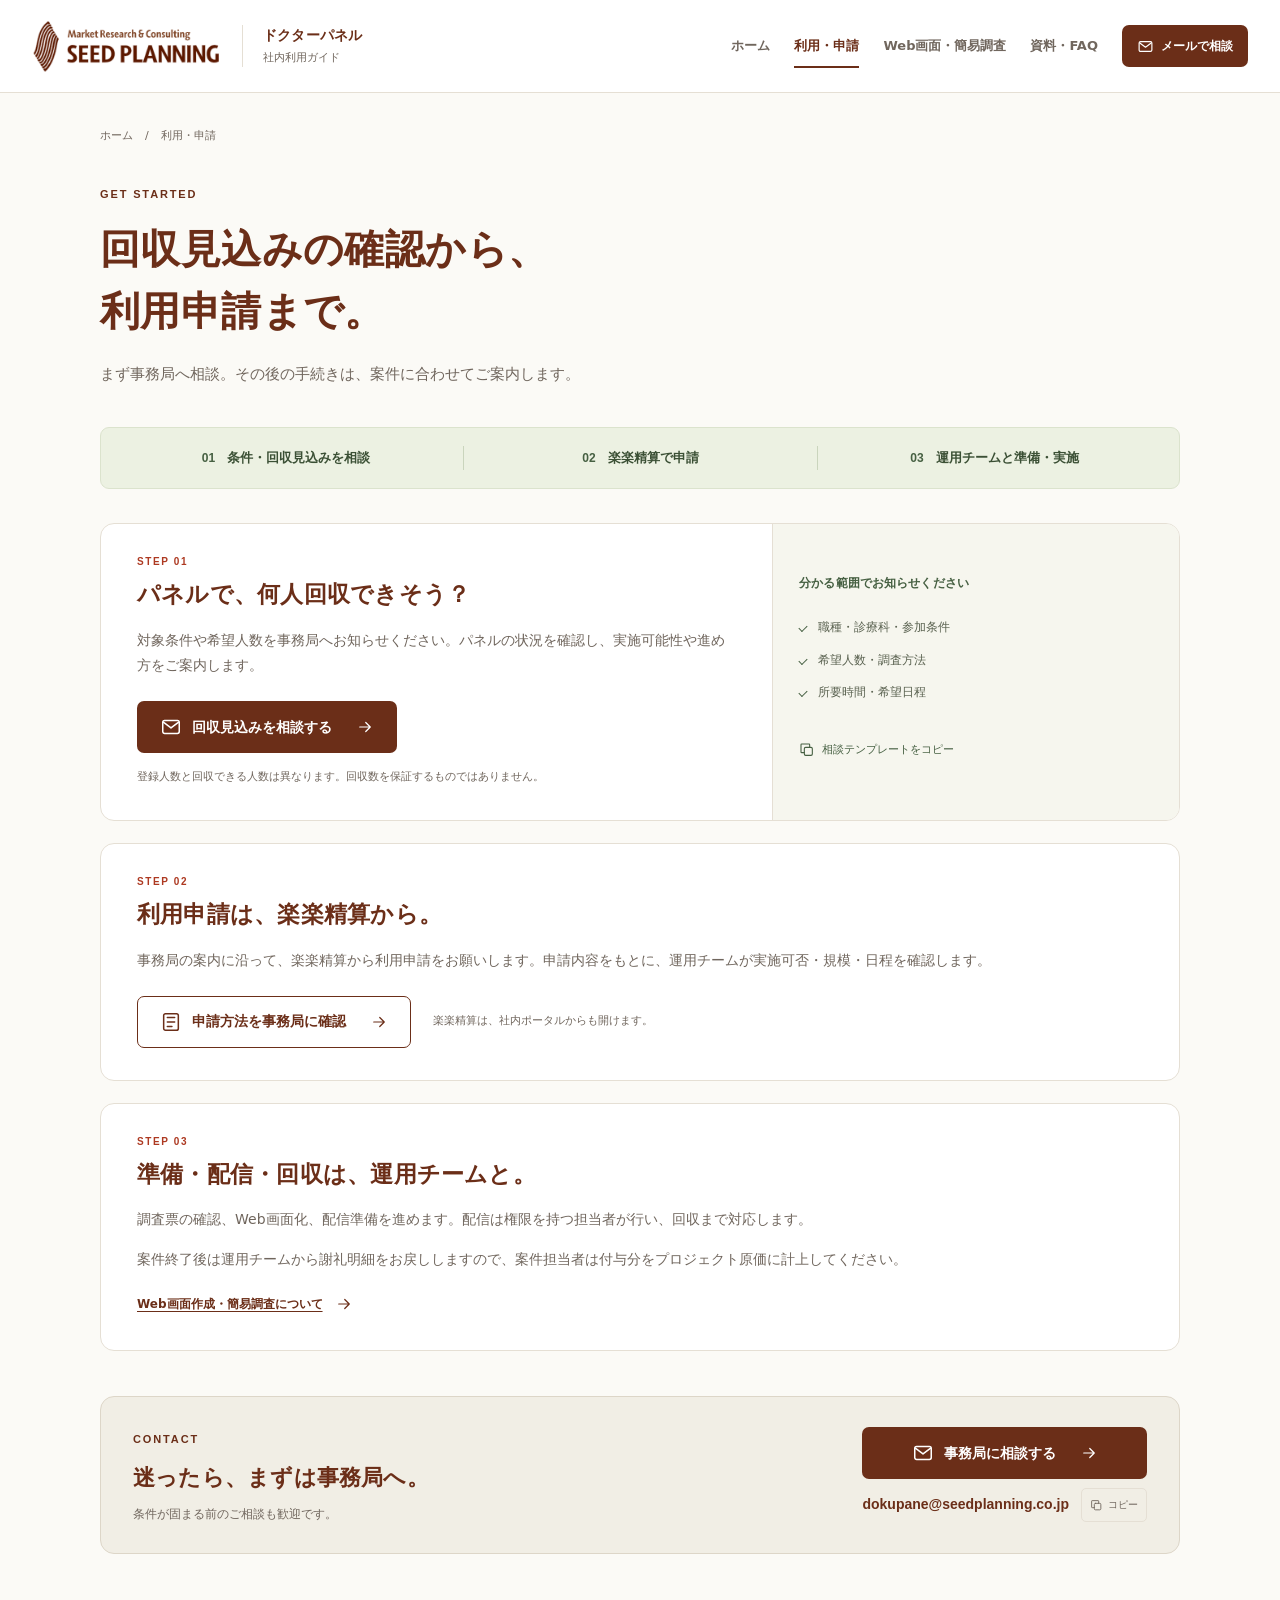
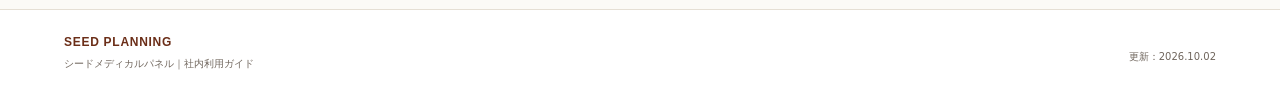
<file: use.html>
<!doctype html>
<html lang="ja"><head><meta charset="utf-8"><meta name="viewport" content="width=device-width, initial-scale=1"><meta name="robots" content="noindex, nofollow, noarchive"><meta name="referrer" content="no-referrer"><meta http-equiv="Content-Security-Policy" content="default-src 'none'; script-src 'self'; style-src 'self'; img-src 'self' data:; connect-src 'none'; font-src 'self'; object-src 'none'; base-uri 'self'; form-action 'none';"><meta name="description" content="回収見込みの相談から楽楽精算での利用申請まで。"><meta name="theme-color" content="#6b2e18"><title>利用・申請 | シードメディカルパネル</title><link rel="icon" type="image/svg+xml" href="assets/favicon.svg"><link rel="stylesheet" href="assets/style.css"><script src="assets/site-config.js" defer></script><script src="assets/site.js" defer></script></head>
<body data-page="use"><a class="skip-link" href="#main">本文へ移動</a>
 <header class="site-header"><div class="header-inner">
 <a class="brand" href="index.html" aria-label="ドクターパネル ホーム"><img src="assets/seed-logo.png" alt="SEED PLANNING" width="234" height="68"><span class="brand-text"><b>ドクターパネル</b><small>社内利用ガイド</small></span></a>
 <button class="nav-toggle" type="button" aria-expanded="false" aria-controls="site-navigation" hidden>メニュー<span class="menu-lines" aria-hidden="true"></span></button>
 <nav id="site-navigation" class="site-nav" aria-label="メインナビゲーション"><a href="index.html">ホーム</a><a href="use.html" aria-current="page">利用・申請</a><a href="survey.html">Web画面・簡易調査</a><a href="resources.html">資料・FAQ</a><a class="button button-header" href="mailto:dokupane@seedplanning.co.jp?subject=%E3%80%90%E3%83%89%E3%82%AF%E3%82%BF%E3%83%BC%E3%83%91%E3%83%8D%E3%83%AB%E7%9B%B8%E8%AB%87%E3%80%91" data-mail-topic="general"><svg class="icon " width="24" height="24" viewBox="0 0 24 24" fill="none" stroke="currentColor" stroke-width="1.65" stroke-linecap="round" stroke-linejoin="round" aria-hidden="true"><rect x="3" y="5" width="18" height="14" rx="2"/><path d="m4 7 8 6 8-6"/></svg><span>メールで相談</span><svg class="icon end-icon" width="24" height="24" viewBox="0 0 24 24" fill="none" stroke="currentColor" stroke-width="1.65" stroke-linecap="round" stroke-linejoin="round" aria-hidden="true"><path d="M5 12h14M13 6l6 6-6 6"/></svg></a></nav>
 </div></header><main id="main" tabindex="-1"><div class="container narrow-page"><div class="page-heading"><div class="breadcrumb"><a href="index.html">ホーム</a><span aria-hidden="true">/</span><span>利用・申請</span></div><p class="eyebrow">GET STARTED</p><h1>回収見込みの確認から、<br>利用申請まで。</h1><p class="lead">まず事務局へ相談。その後の手続きは、案件に合わせてご案内します。</p></div>
 <ol class="step-strip" aria-label="利用の流れ"><li><span>01</span>条件・回収見込みを相談</li><li><span>02</span>楽楽精算で申請</li><li><span>03</span>運用チームと準備・実施</li></ol>
 <section class="process-card" id="feasibility"><div class="process-main"><span class="step-label">STEP 01</span><h2>パネルで、何人回収できそう？</h2><p>対象条件や希望人数を事務局へお知らせください。パネルの状況を確認し、実施可能性や進め方をご案内します。</p><a class="button button-primary" href="mailto:dokupane@seedplanning.co.jp?subject=%E3%80%90%E3%83%89%E3%82%AF%E3%82%BF%E3%83%BC%E3%83%91%E3%83%8D%E3%83%AB%E7%9B%B8%E8%AB%87%E3%80%91" data-mail-topic="feasibility"><svg class="icon " width="24" height="24" viewBox="0 0 24 24" fill="none" stroke="currentColor" stroke-width="1.65" stroke-linecap="round" stroke-linejoin="round" aria-hidden="true"><rect x="3" y="5" width="18" height="14" rx="2"/><path d="m4 7 8 6 8-6"/></svg><span>回収見込みを相談する</span><svg class="icon end-icon" width="24" height="24" viewBox="0 0 24 24" fill="none" stroke="currentColor" stroke-width="1.65" stroke-linecap="round" stroke-linejoin="round" aria-hidden="true"><path d="M5 12h14M13 6l6 6-6 6"/></svg></a><p class="note-text">登録人数と回収できる人数は異なります。回収数を保証するものではありません。</p></div>
 <aside class="process-aside"><h3>分かる範囲でお知らせください</h3><ul class="check-list"><li>職種・診療科・参加条件</li><li>希望人数・調査方法</li><li>所要時間・希望日程</li></ul><button class="text-button" data-copy-template="feasibility" type="button"><svg class="icon " width="24" height="24" viewBox="0 0 24 24" fill="none" stroke="currentColor" stroke-width="1.65" stroke-linecap="round" stroke-linejoin="round" aria-hidden="true"><rect x="8" y="8" width="12" height="12" rx="2"/><path d="M16 8V4a1 1 0 0 0-1-1H4a1 1 0 0 0-1 1v11a1 1 0 0 0 1 1h4"/></svg>相談テンプレートをコピー</button></aside></section>
 <section class="process-card single-process" id="application"><div class="process-main"><span class="step-label">STEP 02</span><h2>利用申請は、楽楽精算から。</h2><p>事務局の案内に沿って、楽楽精算から利用申請をお願いします。申請内容をもとに、運用チームが実施可否・規模・日程を確認します。</p><div class="application-actions"><a class="button button-secondary" href="mailto:dokupane@seedplanning.co.jp?subject=%E3%80%90%E3%83%89%E3%82%AF%E3%82%BF%E3%83%BC%E3%83%91%E3%83%8D%E3%83%AB%E7%9B%B8%E8%AB%87%E3%80%91" data-link="expense" data-mail-topic="application" data-ready-label="楽楽精算を開く"><svg class="icon " width="24" height="24" viewBox="0 0 24 24" fill="none" stroke="currentColor" stroke-width="1.65" stroke-linecap="round" stroke-linejoin="round" aria-hidden="true"><rect x="4" y="3" width="16" height="18" rx="2"/><path d="M8 7h8M8 12h8M8 17h5"/></svg><span data-link-label>申請方法を事務局に確認</span><svg class="icon end-icon" width="24" height="24" viewBox="0 0 24 24" fill="none" stroke="currentColor" stroke-width="1.65" stroke-linecap="round" stroke-linejoin="round" aria-hidden="true"><path d="M5 12h14M13 6l6 6-6 6"/></svg></a><p class="note-text" data-link-note="expense">楽楽精算は、社内ポータルからも開けます。</p></div></div></section>
 <section class="process-card single-process" id="delivery"><div class="process-main"><span class="step-label">STEP 03</span><h2>準備・配信・回収は、運用チームと。</h2><p>調査票の確認、Web画面化、配信準備を進めます。配信は権限を持つ担当者が行い、回収まで対応します。</p><p>案件終了後は運用チームから謝礼明細をお戻ししますので、案件担当者は付与分をプロジェクト原価に計上してください。</p><a class="text-link" href="survey.html">Web画面作成・簡易調査について <svg class="icon " width="24" height="24" viewBox="0 0 24 24" fill="none" stroke="currentColor" stroke-width="1.65" stroke-linecap="round" stroke-linejoin="round" aria-hidden="true"><path d="M5 12h14M13 6l6 6-6 6"/></svg></a></div></section>
 <section class="contact-banner" aria-label="お問い合わせ"><div><span class="eyebrow">CONTACT</span><h2>迷ったら、まずは事務局へ。</h2><p>条件が固まる前のご相談も歓迎です。</p></div><div class="contact-actions"><a class="button button-primary" href="mailto:dokupane@seedplanning.co.jp?subject=%E3%80%90%E3%83%89%E3%82%AF%E3%82%BF%E3%83%BC%E3%83%91%E3%83%8D%E3%83%AB%E7%9B%B8%E8%AB%87%E3%80%91" data-mail-topic="general"><svg class="icon " width="24" height="24" viewBox="0 0 24 24" fill="none" stroke="currentColor" stroke-width="1.65" stroke-linecap="round" stroke-linejoin="round" aria-hidden="true"><rect x="3" y="5" width="18" height="14" rx="2"/><path d="m4 7 8 6 8-6"/></svg><span>事務局に相談する</span><svg class="icon end-icon" width="24" height="24" viewBox="0 0 24 24" fill="none" stroke="currentColor" stroke-width="1.65" stroke-linecap="round" stroke-linejoin="round" aria-hidden="true"><path d="M5 12h14M13 6l6 6-6 6"/></svg></a><div class="email-line"><a href="mailto:dokupane@seedplanning.co.jp" data-email>dokupane@seedplanning.co.jp</a><button class="copy-email" type="button" data-copy-email aria-label="アドレスをコピー" title="アドレスをコピー"><svg class="icon " width="24" height="24" viewBox="0 0 24 24" fill="none" stroke="currentColor" stroke-width="1.65" stroke-linecap="round" stroke-linejoin="round" aria-hidden="true"><rect x="8" y="8" width="12" height="12" rx="2"/><path d="M16 8V4a1 1 0 0 0-1-1H4a1 1 0 0 0-1 1v11a1 1 0 0 0 1 1h4"/></svg><span>コピー</span></button></div></div></section></div></main><footer class="site-footer"><div class="container footer-inner"><div><strong>SEED PLANNING</strong><span>シードメディカルパネル｜社内利用ガイド</span></div><div class="footer-right"><a href="index.html" data-link="companyPortal" data-ready-label="社内ポータルへ" hidden>社内ポータルへ</a><span>更新：<time datetime="2026-10-05" data-updated>2026.10.05 </time></span></div></div></footer>
 <div class="toast" role="status" aria-live="polite" aria-atomic="true" id="toast"></div>
 <dialog id="copy-dialog" aria-labelledby="copy-title"><form method="dialog"><button class="dialog-close" aria-label="閉じる">×</button></form><h2 id="copy-title">テキストをコピー</h2><p>下のテキストを選択し、コピーしてください。</p><textarea id="copy-value" readonly aria-label="コピーするテキスト" rows="10"></textarea></dialog></body></html>
</file>
<file: assets/style.css>
/* Seed Medical Panel | Internal guide | No external CSS or font dependencies. */
:root {
  --ink: #342c27;
  --muted: #70665d;
  --brand: #6b2e18;
  --accent: #ad3921;
  --paper: #fbfaf6;
  --white: #ffffff;
  --line: #e5dfd4;
  --sage: #ecf1e2;
  --sage-deep: #466042;
  --peach: #f7ede5;
  --radius: 14px;
  --shadow: 0 8px 24px rgb(67 48 26 / 4%);
}
* { box-sizing: border-box; }
html { scroll-behavior: smooth; scroll-padding-top: 112px; }
body { margin: 0; background: var(--paper); color: var(--ink); font-family: "Meiryo", "Hiragino Kaku Gothic ProN", "Noto Sans CJK JP", system-ui, sans-serif; font-size: 15px; line-height: 1.85; -webkit-font-smoothing: antialiased; }
body, input, button, textarea { font-family: "Meiryo", "Hiragino Kaku Gothic ProN", "Noto Sans CJK JP", system-ui, sans-serif; }
a { color: var(--brand); text-underline-offset: .24em; }
button, textarea { font: inherit; }
button { cursor: pointer; }
button, a { -webkit-tap-highlight-color: transparent; }
a, button, summary { touch-action: manipulation; }
button[hidden], a[hidden], [hidden] { display: none !important; }
a:focus-visible, button:focus-visible, summary:focus-visible, textarea:focus-visible { outline: 3px solid var(--sage-deep); outline-offset: 5px; }
main:focus { outline: none; }
img { max-width: 100%; display: block; height: auto; }
h1, h2, h3, p, dl, dd { margin: 0; }
h1, h2, h3 { line-height: 1.55; letter-spacing: .01em; font-weight: 700; }
p + p { margin-top: 14px; }
ul, ol { padding: 0; margin: 0; }
.icon { width: 22px; height: 22px; flex: 0 0 auto; vertical-align: middle; }
.container { width: min(1152px, calc(100% - 80px)); margin-inline: auto; }
.narrow-page { width: min(1080px, calc(100% - 80px)); }
.skip-link { position: fixed; top: -100px; left: 16px; z-index: 200; padding: 10px 20px; background: var(--brand); color: white; border-radius: 4px; }
.skip-link:focus { top: 12px; }
.site-header { background: var(--white); border-bottom: 1px solid var(--line); position: sticky; top: 0; z-index: 40; }
.header-inner { width: min(1312px, calc(100% - 64px)); margin: auto; min-height: 92px; display: flex; align-items: center; justify-content: space-between; gap: 28px; }
.brand { display: flex; align-items: center; gap: 20px; text-decoration: none; flex-shrink: 0; }
.brand img { width: 190px; height: auto; }
.brand-text { border-left: 1px solid var(--line); padding-left: 20px; display: flex; flex-direction: column; line-height: 1.5; }
.brand-text b { font-size: 14px; letter-spacing: .015em; }
.brand-text small { font-size: 11px; margin-top: 4px; color: var(--muted); }
.site-nav { display: flex; align-items: center; gap: 24px; }
.site-nav > a:not(.button) { position: relative; display: inline-flex; align-items: center; min-height: 44px; font-size: 13px; font-weight: 700; white-space: nowrap; color: var(--muted); text-decoration: none; }
.site-nav > a:hover, .site-nav > a[aria-current] { color: var(--brand); }
.site-nav > a[aria-current]:not(.button)::after { content: ""; position: absolute; left: 0; right: 0; bottom: 0; height: 2px; background: var(--brand); }
.button { display: inline-flex; align-items: center; justify-content: center; gap: 10px; min-height: 52px; padding: 13px 22px; border: 1px solid transparent; border-radius: 7px; font-weight: 700; font-size: 14px; line-height: 1.5; text-decoration: none; transition: background .16s ease, border-color .16s ease, transform .16s ease; }
.button .end-icon { width: 18px; height: 18px; margin-left: 14px; }
.button-primary, .button-header { background: var(--brand); color: #fff; }
.button-primary:hover, .button-header:hover { background: #4e2111; color: #fff; }
.button-header { padding: 10px 14px; min-height: 42px; font-size: 12px; gap: 7px; }
.button-header .icon { width: 17px; height: 17px; }
.button-header .end-icon { display: none; }
.button-secondary { background: var(--white); border-color: var(--brand); color: var(--brand); }
.button-secondary:hover { background: var(--peach); }
.nav-toggle { display: none; align-items: center; gap: 10px; min-height: 44px; padding: 8px 12px; background: white; color: var(--brand); border: 1px solid var(--line); border-radius: 6px; font-size: 12px; }
.menu-lines { width: 18px; height: 10px; border-block: 2px solid currentColor; display: inline-block; }
.eyebrow { color: var(--brand); font-family: Arial, sans-serif; font-size: 11px; font-weight: 700; letter-spacing: .17em; line-height: 1.6; }
.small-label { display: inline-block; color: var(--sage-deep); background: var(--sage); border-radius: 4px; padding: 5px 10px; font-size: 11px; font-weight: 700; margin-top: 15px; }
.hero { display: grid; grid-template-columns: 1.45fr 1fr; gap: 76px; padding: 62px 0 58px; align-items: center; }
.hero h1 { font-size: clamp(32px, 3.7vw, 48px); line-height: 1.5; letter-spacing: -.015em; color: var(--brand); margin: 18px 0 21px; }
.lead { font-size: 15px; line-height: 1.95; color: var(--muted); }
.hero-cta { margin-top: 28px; }
.hero-cta .button-primary { min-width: 300px; }
.email-line { display: flex; align-items: center; gap: 12px; flex-wrap: wrap; margin-top: 12px; }
.email-line > a { color: var(--brand); font-family: Arial, sans-serif; font-weight: 600; font-size: 16px; text-decoration: none; overflow-wrap: anywhere; }
.email-line > a:hover { text-decoration: underline; }
.copy-email { display: inline-flex; align-items: center; justify-content: center; gap: 5px; min-height: 36px; padding: 4px 8px; border: 1px solid var(--line); background: transparent; border-radius: 5px; color: var(--muted); font-size: 10px; }
.copy-email .icon { width: 13px; height: 13px; }
.copy-email:hover { color: var(--brand); border-color: var(--brand); background: white; }
.microcopy { color: var(--muted); font-size: 11px; margin-top: 11px; }
.consult-note { background: var(--sage); border: 1px solid #dbe3cd; padding: 30px 32px 25px; border-radius: var(--radius); position: relative; }
.consult-note::before { content: ""; width: 48px; height: 3px; background: var(--sage-deep); position: absolute; top: 0; left: 32px; }
.note-top { display: flex; gap: 12px; align-items: center; }
.note-top .eyebrow { color: var(--sage-deep); font-size: 10px; letter-spacing: .12em; }
.icon-badge { display: inline-flex; align-items: center; justify-content: center; color: var(--sage-deep); width: 38px; height: 38px; border-radius: 50%; background: #fff9; }
.consult-note h2 { font-size: 27px; color: #354c32; line-height: 1.65; margin: 14px 0 7px; }
.consult-note > p { font-size: 12px; color: #566450; }
.consult-list { margin-top: 21px; }
.consult-list > div { display: grid; grid-template-columns: 101px 1fr; gap: 10px; align-items: center; border-bottom: 1px solid #d5ddc9; padding: 13px 0; }
.consult-list dt { display: flex; align-items: center; gap: 11px; font-size: 13px; font-weight: 700; color: #3b4c36; }
.consult-list dt span { font: 600 10px Arial, sans-serif; color: var(--sage-deep); }
.consult-list dd { font-size: 12px; color: #4e5e47; }
.text-button { display: inline-flex; align-items: center; justify-content: flex-start; gap: 7px; font-size: 11px; padding: 10px 0; margin-top: 7px; min-height: 40px; color: var(--sage-deep); border: 0; background: none; text-align: left; }
.text-button .icon { width: 16px; height: 16px; }
.text-button:hover { text-decoration: underline; text-underline-offset: 4px; }
.section-head { display: flex; justify-content: space-between; gap: 16px; align-items: baseline; margin-bottom: 22px; }
.section-head h2 { font-size: 21px; color: var(--brand); }
.section-head p { font-size: 12px; color: var(--muted); }
.quick-grid { display: grid; grid-template-columns: repeat(3,1fr); gap: 20px; }
.quick-card { display: flex; flex-direction: column; min-width: 0; padding: 25px 26px 22px; border: 1px solid var(--line); border-radius: var(--radius); background: var(--white); text-decoration: none; color: var(--ink); box-shadow: var(--shadow); transition: border-color .16s ease, transform .16s ease; }
.quick-card:hover { border-color: #a98b70; transform: translateY(-3px); }
.card-top { display: flex; align-items: center; justify-content: space-between; }
.icon-tile { width: 43px; height: 43px; background: var(--peach); border-radius: 9px; display: inline-flex; align-items: center; justify-content: center; color: var(--brand); }
.card-number { font-family: Arial, sans-serif; font-size: 11px; color: #827367; letter-spacing: .1em; }
.quick-card h3 { font-size: 17px; color: var(--brand); margin: 18px 0 10px; }
.quick-card p { font-size: 12px; color: var(--muted); line-height: 1.9; flex-grow: 1; }
.card-link { display: flex; justify-content: space-between; align-items: center; color: var(--brand); font-size: 12px; font-weight: 700; margin-top: 22px; padding-top: 16px; border-top: 1px solid #f0eae2; }
.card-link .icon { width: 18px; height: 18px; }
.home-note { display: flex; gap: 12px; align-items: center; justify-content: center; color: var(--sage-deep); margin: 34px 0 44px; font-size: 12px; }
.home-note .icon { width: 18px; height: 18px; }
.page-heading { padding: 28px 0 38px; }
.breadcrumb { display: flex; align-items: center; gap: 12px; margin-bottom: 35px; font-size: 11px; color: var(--muted); }
.breadcrumb a { color: var(--muted); text-decoration: none; min-height: 30px; display: inline-flex; align-items: center; }
.breadcrumb a:hover { text-decoration: underline; }
.page-heading h1 { font-size: clamp(28px, 3.4vw, 40px); margin: 14px 0 18px; color: var(--brand); line-height: 1.55; }
.page-heading .lead { max-width: 900px; }
.step-strip { list-style: none; display: grid; grid-template-columns: repeat(3,1fr); gap: 0; background: var(--sage); border: 1px solid #dbe3cd; border-radius: 9px; padding: 18px 8px; margin-bottom: 34px; }
.step-strip li { font-size: 13px; display: flex; align-items: center; justify-content: center; gap: 12px; padding: 0 12px; color: #3b5035; font-weight: 700; }
.step-strip li + li { border-left: 1px solid #cad5bd; }
.step-strip li > span { font: 700 12px Arial, sans-serif; color: var(--sage-deep); }
.process-card { display: grid; grid-template-columns: 1.65fr 1fr; background: var(--white); border: 1px solid var(--line); border-radius: var(--radius); overflow: hidden; margin-bottom: 22px; }
.process-main { padding: 32px 36px; }
.step-label { font: 700 10px Arial, sans-serif; color: var(--accent); letter-spacing: .16em; display: block; margin-bottom: 10px; }
.process-card h2 { color: var(--brand); font-size: 23px; margin-bottom: 15px; }
.process-main > p { color: var(--muted); font-size: 14px; max-width: 880px; }
.process-main > .button { margin-top: 22px; }
.note-text { font-size: 11px !important; color: var(--muted); line-height: 1.9; margin-top: 14px; }
.process-aside { background: #f6f6ee; padding: 36px 26px; border-left: 1px solid var(--line); display: flex; flex-direction: column; justify-content: center; }
.process-aside h3 { font-size: 12px; color: var(--sage-deep); }
.check-list { list-style: none; margin: 14px 0 10px; }
.check-list li { position: relative; padding-left: 19px; font-size: 12px; color: #59614f; margin: 10px 0; }
.check-list li::before { content: ""; position: absolute; top: 9px; left: 0; width: 7px; height: 4px; border-left: 1.5px solid var(--sage-deep); border-bottom: 1.5px solid var(--sage-deep); transform: rotate(-45deg); }
.single-process { display: block; }
.application-actions { display: flex; gap: 22px; align-items: center; flex-wrap: wrap; margin-top: 22px; }
.application-actions .note-text { margin: 0; }
.text-link { display: inline-flex; gap: 12px; align-items: center; font-size: 12px; font-weight: 700; margin-top: 20px; }
.text-link .icon { width: 18px; height: 18px; }
.contact-banner { margin: 45px 0 55px; border: 1px solid #ddd6c8; border-radius: var(--radius); background: #f1eee5; padding: 28px 32px; display: flex; justify-content: space-between; align-items: center; gap: 28px; }
.contact-banner h2 { color: var(--brand); font-size: 22px; margin: 8px 0 8px; }
.contact-banner p { font-size: 12px; color: var(--muted); }
.contact-actions { flex-shrink: 0; }
.contact-actions > .button { display: flex; }
.contact-actions .email-line { margin-top: 9px; }
.contact-actions .email-line > a { font-size: 14px; }
.contact-actions .copy-email { min-height: 34px; }
.service-grid { display: grid; grid-template-columns: repeat(2,1fr); gap: 26px; }
.service-card { padding: 32px 34px; border: 1px solid var(--line); border-radius: var(--radius); background: var(--white); display: flex; flex-direction: column; align-items: flex-start; }
.icon-tile.large { width: 48px; height: 48px; margin-bottom: 20px; }
.icon-tile.large .icon { width: 26px; height: 26px; }
.service-card h2 { font-size: 27px; margin: 12px 0 18px; color: var(--brand); }
.service-card > p:not(.eyebrow) { font-size: 14px; color: var(--muted); }
.service-note { font-size: 11px; color: var(--muted); border-top: 1px solid var(--line); padding-top: 16px; margin: 21px 0 23px; width: 100%; flex-grow: 1; }
.service-card .button { width: 100%; }
.sage-card { background: var(--sage); border-color: #dbe3cd; }
.sage-card h2, .sage-card .eyebrow { color: #354c32; }
.sage-card .icon-tile { background: #ffffffb3; color: var(--sage-deep); }
.sage-card .service-note { border-color: #d5ddc9; }
.prepare-strip { background: var(--white); border: 1px solid var(--line); border-radius: var(--radius); padding: 25px 30px; margin-top: 28px; }
.prepare-strip h2 { font-size: 17px; color: var(--brand); margin-bottom: 20px; }
.prepare-items { display: flex; flex-wrap: wrap; gap: 14px 38px; }
.prepare-items span { display: inline-flex; gap: 9px; align-items: center; color: var(--muted); font-size: 13px; }
.prepare-items .icon { width: 19px; height: 19px; color: var(--sage-deep); }
.info-note { display: flex; gap: 12px; align-items: flex-start; font-size: 12px; color: var(--muted); margin: 23px 2px 0; }
.info-note .icon { color: var(--sage-deep); width: 19px; height: 19px; margin-top: 3px; }
.faq-list { border-top: 1px solid var(--line); }
.faq-item { border-bottom: 1px solid var(--line); }
.faq-item summary { display: flex; align-items: center; gap: 16px; cursor: pointer; list-style: none; padding: 21px 16px; color: var(--ink); font-size: 14px; font-weight: 700; }
.faq-item summary::-webkit-details-marker { display: none; }
.faq-item summary:hover { background: #f4f1e9; }
.q-mark { font: 600 17px Georgia, serif; color: var(--brand); }
.faq-plus { margin-left: auto; width: 18px; height: 18px; transition: transform .15s; color: var(--brand); }
.faq-item[open] .faq-plus { transform: rotate(45deg); }
.faq-answer { padding: 0 50px 24px; font-size: 13px; color: var(--muted); max-width: 990px; }
.resource-section { margin-top: 45px; }
.resource-list { background: var(--white); border: 1px solid var(--line); border-radius: var(--radius); padding: 0 28px; }
.resource-row { display: flex; align-items: center; gap: 22px; padding: 25px 0; }
.resource-row + .resource-row { border-top: 1px solid var(--line); }
.resource-icon { color: var(--brand); flex-shrink: 0; }
.resource-text { flex-grow: 1; }
.resource-text h3 { font-size: 15px; color: var(--brand); }
.resource-text p { font-size: 12px; color: var(--muted); margin-top: 5px; }
.resource-text small { display: block; font-size: 10px; color: var(--muted); margin-top: 5px; }
.resource-action { display: inline-flex; align-items: center; gap: 12px; flex-shrink: 0; font-size: 11px; font-weight: 700; padding: 12px 0 12px 12px; text-decoration: none; }
.resource-action:hover { text-decoration: underline; }
.resource-action .icon { width: 18px; height: 18px; }
.site-footer { background: white; border-top: 1px solid var(--line); }
.footer-inner { min-height: 88px; display: flex; justify-content: space-between; align-items: center; gap: 24px; padding-block: 20px; }
.footer-inner > div:first-child { display: flex; flex-direction: column; }
.footer-inner strong { color: var(--brand); font: 700 12px Arial, sans-serif; letter-spacing: .06em; }
.footer-inner span { font-size: 10px; color: var(--muted); margin-top: 6px; }
.footer-right { display: flex; gap: 20px; align-items: center; }
.footer-right a { font-size: 11px; }
.toast { position: fixed; left: 50%; bottom: 26px; transform: translate(-50%,20px); max-width: calc(100% - 36px); width: max-content; padding: 11px 20px; border-radius: 8px; background: #34432f; color: white; font-size: 12px; box-shadow: 0 3px 16px rgb(0 0 0 / 15%); opacity: 0; pointer-events: none; z-index: 120; transition: opacity .15s, transform .15s; }
.toast.is-visible { opacity: 1; transform: translate(-50%,0); }
dialog { border: 1px solid var(--line); border-radius: var(--radius); padding: 32px; width: min(580px, calc(100% - 32px)); color: var(--ink); }
dialog::backdrop { background: rgb(24 22 17 / 45%); }
dialog h2 { color: var(--brand); font-size: 20px; margin-bottom: 15px; }
dialog p { font-size: 12px; color: var(--muted); margin-bottom: 15px; }
dialog textarea { width: 100%; min-height: 210px; resize: vertical; border: 1px solid var(--line); border-radius: 6px; padding: 12px; font-size: 13px; }
.dialog-close { position: absolute; right: 12px; top: 6px; border: 0; background: none; color: var(--muted); font-size: 28px; width: 44px; height: 44px; }
.clipboard-helper { position: fixed; left: -9999px; top: 0; opacity: 0; }
body:not(.js) .copy-email, body:not(.js) [data-copy-template] { display: none; }
@media (max-width: 1200px) {
 .header-inner { width: calc(100% - 48px); gap: 20px; }
 .brand { gap: 14px; }
 .brand img { width: 166px; }
 .brand-text { padding-left: 14px; }
 .brand-text b { font-size: 12px; }
 .site-nav { gap: 18px; }
 .site-nav > a:not(.button) { font-size: 12px; }
 .hero { gap: 44px; }
 .consult-note { padding: 28px 26px 22px; }
 .consult-list > div { grid-template-columns: 92px 1fr; gap: 4px; }
}
@media (max-width: 1000px) {
 .header-inner { flex-wrap: wrap; gap: 0 14px; min-height: 80px; }
 .brand img { width: 176px; }
 .brand-text { display: none; }
 .site-nav { gap: 16px; }
 .container, .narrow-page { width: calc(100% - 48px); }
 .hero { grid-template-columns: 1.2fr 1fr; gap: 30px; padding-top: 46px; }
 .hero h1 { font-size: 36px; }
 .hero .lead { font-size: 13px; }
 .desktop-break { display: none; }
 .consult-note h2 { font-size: 24px; }
 .consult-list > div { grid-template-columns: 1fr; gap: 4px; padding: 10px 0; }
 .consult-list dd { padding-left: 23px; }
 .quick-card { padding: 22px; }
 .quick-card h3 { font-size: 15px; }
 .quick-card p br { display: none; }
 .process-card { grid-template-columns: 1.5fr 1fr; }
 .process-main { padding: 28px; }
 .process-card h2 { font-size: 21px; }
 .process-aside { padding: 28px 22px; }
 .contact-banner { padding: 25px; gap: 24px; }
 .contact-banner h2 { font-size: 20px; }
 .contact-actions .email-line { gap: 5px; }
 .contact-actions .email-line > a { font-size: 13px; }
 .contact-actions .copy-email span { display: none; }
 .service-card { padding: 28px; }
 .resource-list { padding: 0 22px; }
}
@media (max-width: 760px) {
 html { scroll-padding-top: 90px; }
 .header-inner { width: calc(100% - 32px); min-height: 76px; }
 .brand img { width: 168px; }
 .js .nav-toggle { display: inline-flex; }
 .site-nav { width: 100%; display: grid; grid-template-columns: repeat(2,1fr); gap: 3px 14px; padding: 5px 0 18px; }
 .js .site-nav:not(.is-open) { display: none; }
 .site-nav > a:not(.button) { padding-inline: 8px; font-size: 13px; }
 .site-nav > a[aria-current]:not(.button)::after { right: auto; width: 24px; left: 8px; }
 .site-nav > .button-header { grid-column: 1 / -1; margin-top: 9px; }
 .container, .narrow-page { width: calc(100% - 40px); }
 .hero { grid-template-columns: 1fr; gap: 31px; padding: 36px 0 39px; }
 .hero h1 { font-size: clamp(29px, 7.6vw, 40px); line-height: 1.5; margin: 16px 0 18px; }
 .hero .lead { font-size: 14px; }
 .hero-cta { margin-top: 23px; }
 .hero-cta > .button { width: 100%; min-width: 0; }
 .email-line { gap: 10px; }
 .email-line > a { font-size: 15px; }
 .microcopy { font-size: 11px; }
 .consult-note { padding: 24px 25px 18px; }
 .consult-note h2 { font-size: 23px; margin-top: 12px; }
 .consult-note h2 br { display: none; }
 .consult-list { margin-top: 15px; }
 .consult-list > div { grid-template-columns: 100px 1fr; gap: 12px; padding: 13px 0; }
 .consult-list dd { padding-left: 0; font-size: 12px; }
 .consult-note .text-button { margin-top: 12px; min-height: 44px; }
 .section-head { display: block; margin-bottom: 18px; }
 .section-head h2 { font-size: 20px; }
 .section-head p { font-size: 11px; margin-top: 8px; }
 .quick-grid { grid-template-columns: 1fr; gap: 15px; }
 .quick-card { padding: 21px 24px; }
 .quick-card h3 { font-size: 18px; margin: 13px 0 8px; }
 .quick-card p { font-size: 12px; }
 .card-link { margin-top: 17px; padding-top: 13px; }
 .home-note { justify-content: flex-start; align-items: flex-start; margin: 25px 0 33px; font-size: 11px; }
 .home-note .icon { margin-top: 3px; }
 .page-heading { padding: 19px 0 27px; }
 .breadcrumb { margin-bottom: 23px; font-size: 10px; }
 .page-heading h1 { font-size: clamp(24px, 6.4vw, 34px); }
 .page-heading .lead { font-size: 13px; }
 .step-strip { grid-template-columns: 1fr; padding: 8px 18px; margin-bottom: 25px; }
 .step-strip li { justify-content: flex-start; padding: 12px 0; font-size: 12px; gap: 15px; }
 .step-strip li + li { border-left: 0; border-top: 1px solid #d5ddc9; }
 .process-card { grid-template-columns: 1fr; }
 .process-main { padding: 25px 23px; }
 .process-card h2 { font-size: 20px; }
 .process-main > p { font-size: 13px; }
 .process-main > .button { width: 100%; font-size: 12px; padding-inline: 12px; }
 .process-aside { border-left: 0; border-top: 1px solid var(--line); padding: 23px; }
 .process-aside h3 { font-size: 13px; }
 .check-list li { font-size: 12px; }
 .application-actions { gap: 14px; }
 .application-actions > .button { width: 100%; font-size: 12px; padding-inline: 10px; }
 .text-link { font-size: 11px; gap: 8px; }
 .contact-banner { flex-direction: column; align-items: stretch; padding: 25px 22px; margin: 30px 0 37px; gap: 20px; }
 .contact-banner h2 { font-size: 20px; }
 .contact-banner p { font-size: 12px; }
 .contact-actions { min-width: 0; }
 .contact-actions .email-line { gap: 8px; }
 .contact-actions .email-line > a { font-size: 14px; }
 .contact-actions .copy-email span { display: none; }
 .service-grid { grid-template-columns: 1fr; gap: 20px; }
 .service-card { padding: 27px 25px; }
 .service-card h2 { font-size: 26px; }
 .service-card > p:not(.eyebrow) { font-size: 13px; }
 .service-card .button { padding-inline: 12px; font-size: 12px; }
 .prepare-strip { padding: 24px; }
 .prepare-strip h2 { font-size: 16px; }
 .prepare-items { flex-direction: column; gap: 13px; }
 .prepare-items span { font-size: 12px; }
 .info-note { font-size: 11px; }
 .faq-item summary { font-size: 13px; padding: 18px 5px; gap: 12px; }
 .faq-plus { width: 16px; height: 16px; }
 .faq-answer { padding: 0 22px 20px 30px; font-size: 12px; }
 .resource-section { margin-top: 32px; }
 .resource-list { padding: 0 22px; }
 .resource-row { display: grid; grid-template-columns: 24px 1fr; column-gap: 14px; row-gap: 6px; align-items: start; padding: 23px 0; }
 .resource-icon { margin-top: 3px; }
 .resource-text h3 { font-size: 15px; }
 .resource-action { grid-column: 2; padding: 12px 0; justify-content: space-between; }
 .footer-inner { align-items: flex-start; flex-direction: column; gap: 14px; min-height: 114px; padding-block: 22px; }
 .footer-right { flex-wrap: wrap; gap: 12px; }
 .footer-inner span { font-size: 9px; }
 .toast { font-size: 11px; }
 dialog { padding: 30px 23px 23px; }
}
@media (max-width: 370px) {
 .container, .narrow-page { width: calc(100% - 32px); }
 .hero h1 { font-size: 28px; }
 .email-line { gap: 7px; }
 .email-line > a { font-size: 13px; }
 .copy-email span { display: none; }
 .consult-note { padding-inline: 20px; }
 .consult-list > div { grid-template-columns: 90px 1fr; gap: 7px; }
 .consult-list dd { font-size: 11px; }
 .process-main { padding-inline: 20px; }
 .process-card h2 { font-size: 18px; }
 .contact-actions .email-line > a { font-size: 12px; }
 .button { font-size: 12px; padding-inline: 15px; }
 .service-card { padding-inline: 22px; }
}
@media (prefers-reduced-motion: reduce) {
 html { scroll-behavior: auto; }
 *, *::before, *::after { transition: none !important; animation: none !important; }
 .quick-card:hover { transform: none; }
}
@media print {
 .site-header { position: static; }
 .site-nav, .nav-toggle, .copy-email, .text-button, .toast { display: none !important; }
 .container, .narrow-page { width: 100%; }
 body { background: white; font-size: 11pt; }
 .hero { gap: 25px; padding-block: 25px; }
 .quick-card, .process-card, .service-card, .contact-banner, .resource-row { break-inside: avoid; box-shadow: none; }
 .site-footer { margin-top: 25px; }
 .contact-banner { margin-bottom: 20px; }
 .faq-answer { display: block; }
}
</file>
